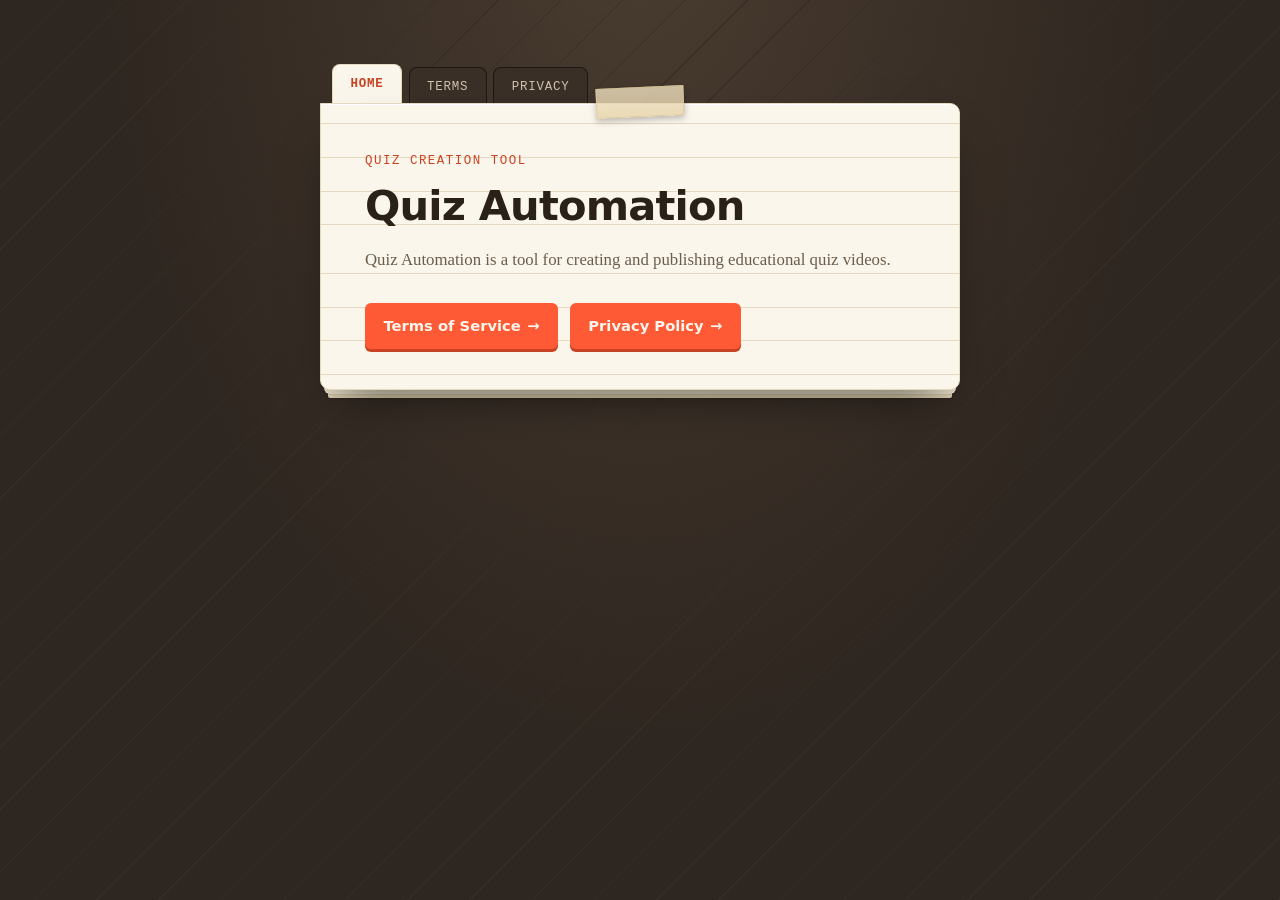
<file: index.html>
<!DOCTYPE html>
<html lang="en">
<head>
    <meta charset="UTF-8">
    <meta name="viewport" content="width=device-width, initial-scale=1">
    <title>Quiz Automation</title>
    <link rel="stylesheet" href="styles.css">
</head>
<body>
<div class="stack">
    <nav class="tabs" aria-label="Pages">
        <a class="tab is-active" href="index.html">Home</a>
        <a class="tab" href="terms.html">Terms</a>
        <a class="tab" href="privacy.html">Privacy</a>
    </nav>
    <main class="card">
        <span class="tape" aria-hidden="true"></span>
        <p class="eyebrow">Quiz Creation Tool</p>
        <h1>Quiz Automation</h1>
        <p class="lede">
            Quiz Automation is a tool for creating and publishing educational quiz videos.
        </p>
        <div class="links">
            <a class="link-btn" href="terms.html">Terms of Service <span aria-hidden="true">&rarr;</span></a>
            <a class="link-btn" href="privacy.html">Privacy Policy <span aria-hidden="true">&rarr;</span></a>
        </div>
    </main>
</div>
</body>
</html>
</file>
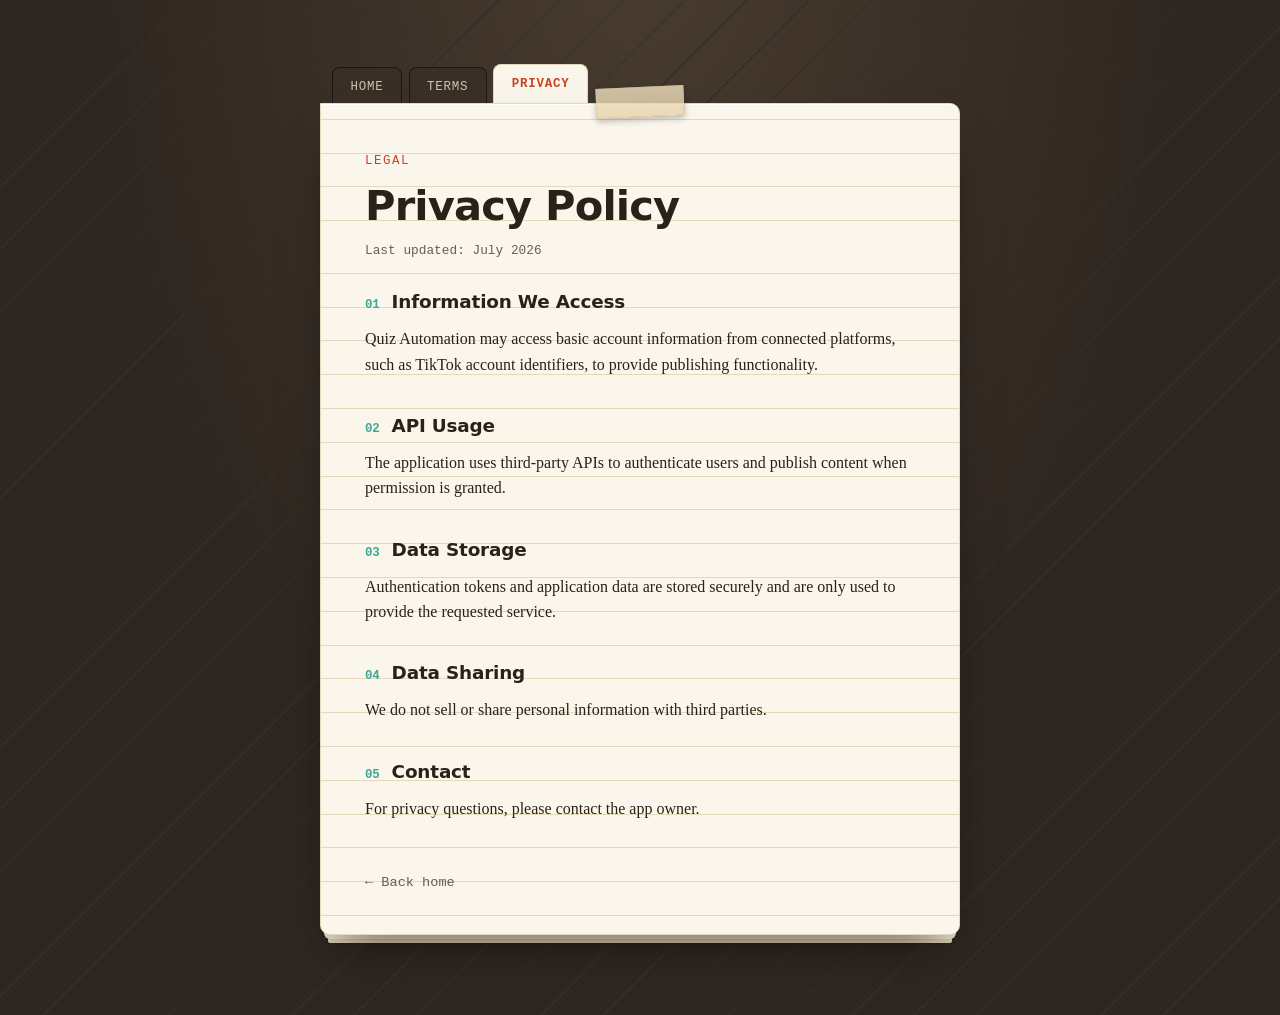
<file: privacy.html>
<!DOCTYPE html>
<html lang="en">
<head>
    <meta charset="UTF-8">
    <meta name="viewport" content="width=device-width, initial-scale=1">
    <title>Privacy Policy - Quiz Automation</title>
    <link rel="stylesheet" href="styles.css">
</head>
<body>
<div class="stack">
    <nav class="tabs" aria-label="Pages">
        <a class="tab" href="index.html">Home</a>
        <a class="tab" href="terms.html">Terms</a>
        <a class="tab is-active" href="privacy.html">Privacy</a>
    </nav>
    <main class="card">
        <span class="tape" aria-hidden="true"></span>
        <p class="eyebrow">Legal</p>
        <h1>Privacy Policy</h1>
        <p class="meta">Last updated: July 2026</p>

        <h2><span class="num">01</span>Information We Access</h2>
        <p>
            Quiz Automation may access basic account information from connected platforms,
            such as TikTok account identifiers, to provide publishing functionality.
        </p>

        <h2><span class="num">02</span>API Usage</h2>
        <p>
            The application uses third-party APIs to authenticate users and publish content
            when permission is granted.
        </p>

        <h2><span class="num">03</span>Data Storage</h2>
        <p>
            Authentication tokens and application data are stored securely and are only used
            to provide the requested service.
        </p>

        <h2><span class="num">04</span>Data Sharing</h2>
        <p>
            We do not sell or share personal information with third parties.
        </p>

        <h2><span class="num">05</span>Contact</h2>
        <p>
            For privacy questions, please contact the app owner.
        </p>

        <a class="back" href="index.html">&larr; Back home</a>
    </main>
</div>
</body>
</html>
</file>
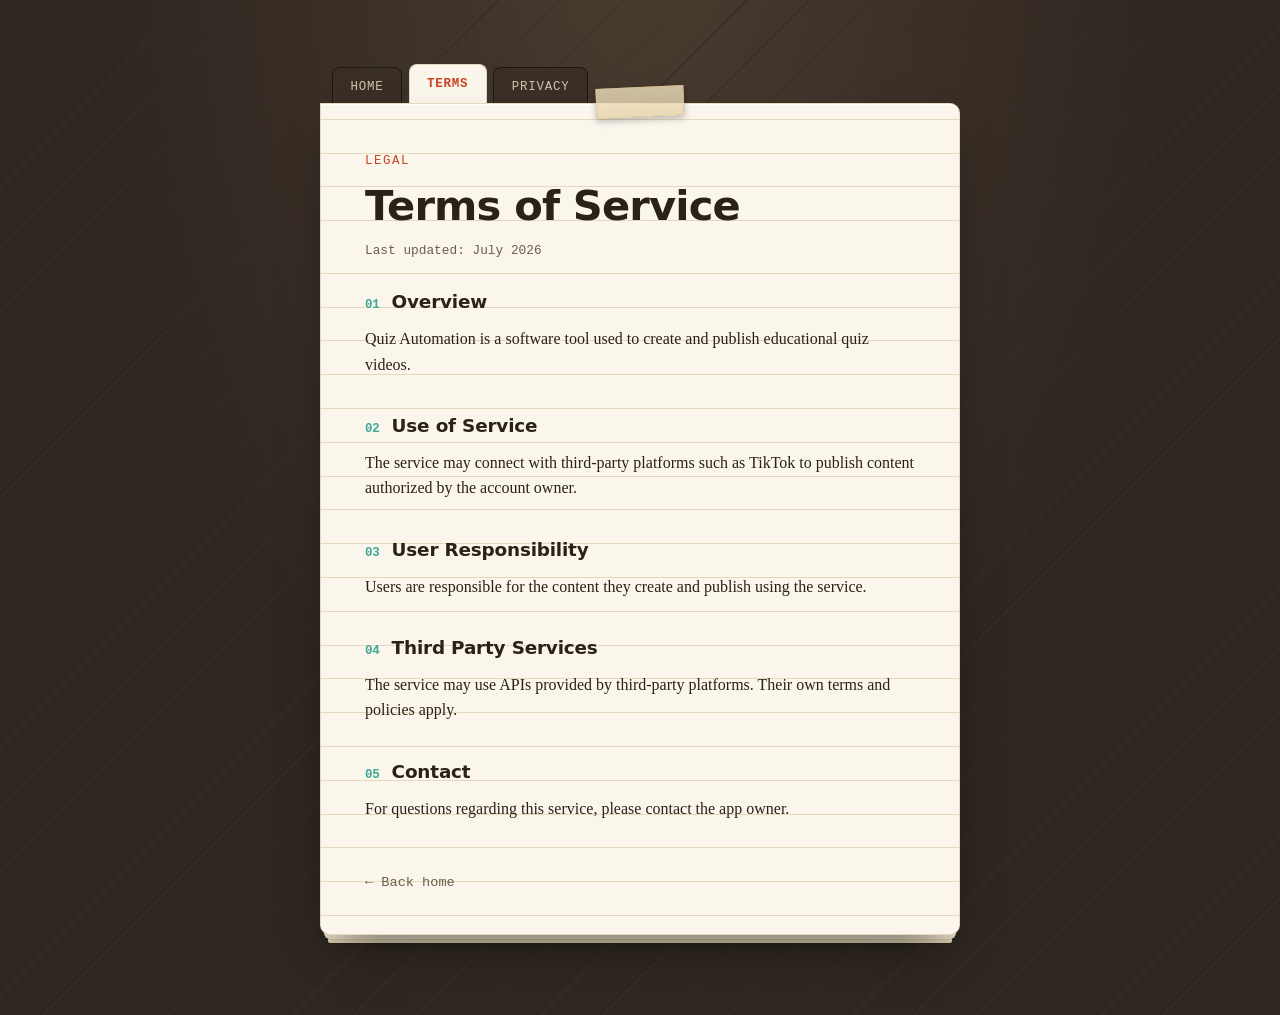
<file: terms.html>
<!DOCTYPE html>
<html lang="en">
<head>
    <meta charset="UTF-8">
    <meta name="viewport" content="width=device-width, initial-scale=1">
    <title>Terms of Service - Quiz Automation</title>
    <link rel="stylesheet" href="styles.css">
</head>
<body>
<div class="stack">
    <nav class="tabs" aria-label="Pages">
        <a class="tab" href="index.html">Home</a>
        <a class="tab is-active" href="terms.html">Terms</a>
        <a class="tab" href="privacy.html">Privacy</a>
    </nav>
    <main class="card">
        <span class="tape" aria-hidden="true"></span>
        <p class="eyebrow">Legal</p>
        <h1>Terms of Service</h1>
        <p class="meta">Last updated: July 2026</p>

        <h2><span class="num">01</span>Overview</h2>
        <p>
            Quiz Automation is a software tool used to create and publish educational quiz videos.
        </p>

        <h2><span class="num">02</span>Use of Service</h2>
        <p>
            The service may connect with third-party platforms such as TikTok to publish content
            authorized by the account owner.
        </p>

        <h2><span class="num">03</span>User Responsibility</h2>
        <p>
            Users are responsible for the content they create and publish using the service.
        </p>

        <h2><span class="num">04</span>Third Party Services</h2>
        <p>
            The service may use APIs provided by third-party platforms. Their own terms and
            policies apply.
        </p>

        <h2><span class="num">05</span>Contact</h2>
        <p>
            For questions regarding this service, please contact the app owner.
        </p>

        <a class="back" href="index.html">&larr; Back home</a>
    </main>
</div>
</body>
</html>
</file>
<file: styles.css>
/* Quiz Automation — "study desk" system
   Cards laid out like index cards on a desk: the site's own subject
   (flashcards, ruled paper, numbered study sections) is the design. */

:root {
    --desk: #2e2620;
    --desk-deep: #1c1712;
    --desk-grain: #362d25;
    --card: #fbf6ec;
    --card-line: #e4d8be;
    --ink: #2a2118;
    --ink-soft: #6b5d4b;
    --marker: #ff5a36;
    --marker-dim: #c94322;
    --correct: #3fa796;

    --font-display: "Avenir Next", "Segoe UI", system-ui, -apple-system, sans-serif;
    --font-body: Georgia, "Iowan Old Style", "Times New Roman", serif;
    --font-mono: "SF Mono", "Cascadia Code", Consolas, "Liberation Mono", monospace;
}

* {
    box-sizing: border-box;
}

html {
    -webkit-text-size-adjust: 100%;
}

body {
    margin: 0;
    min-height: 100vh;
    background-color: var(--desk);
    background-image:
        repeating-linear-gradient(135deg, var(--desk-grain) 0px, var(--desk-grain) 1px, transparent 1px, transparent 44px),
        radial-gradient(ellipse at 50% -10%, #4a3c30 0%, transparent 60%);
    color: var(--ink);
    font-family: var(--font-body);
    line-height: 1.6;
    padding: 4rem 1.25rem 5rem;
}

.stack {
    max-width: 640px;
    margin: 0 auto;
}

/* --- Tab navigation: folder tabs clipped to the card underneath --- */

.tabs {
    display: flex;
    gap: 0.4rem;
    padding: 0 0.75rem;
    margin: 0;
}

.tab {
    font-family: var(--font-mono);
    font-size: 0.78rem;
    letter-spacing: 0.06em;
    text-transform: uppercase;
    text-decoration: none;
    color: #cfc3ae;
    background: #3a2f26;
    padding: 0.65rem 1.1rem 0.5rem;
    border-radius: 8px 8px 0 0;
    border: 1px solid var(--desk-deep);
    border-bottom: none;
    transform: translateY(3px);
    transition: transform 0.15s ease, color 0.15s ease, background 0.15s ease;
}

.tab:hover {
    color: var(--card);
    transform: translateY(0);
}

.tab:focus-visible {
    outline: 2px solid var(--marker);
    outline-offset: 2px;
}

.tab.is-active {
    background: var(--card);
    color: var(--marker-dim);
    border-color: var(--card-line);
    transform: translateY(0);
    font-weight: 700;
}

/* --- Card: the index card itself --- */

.card {
    position: relative;
    background: var(--card);
    border: 1px solid var(--card-line);
    border-radius: 0 10px 10px 10px;
    padding: 3rem 2.75rem 2.5rem;
    box-shadow:
        0 1px 0 #fff inset,
        0 22px 45px -20px rgba(0, 0, 0, 0.65),
        0 8px 0 -4px #e9dfc8,
        0 8px 2px -4px rgba(0, 0, 0, 0.2),
        0 16px 0 -8px #ddd0b1,
        0 16px 3px -8px rgba(0, 0, 0, 0.18);
    background-image: repeating-linear-gradient(
        to bottom,
        transparent 0,
        transparent 2.05rem,
        var(--card-line) 2.05rem,
        var(--card-line) calc(2.05rem + 1px)
    );
    background-position: 0 8.5rem;
    animation: settle 0.5s ease-out;
}

@keyframes settle {
    from {
        opacity: 0;
        transform: translateY(10px) rotate(-0.4deg);
    }
    to {
        opacity: 1;
        transform: translateY(0) rotate(0);
    }
}

.tape {
    position: absolute;
    top: -1.1rem;
    left: 50%;
    width: 5.5rem;
    height: 1.9rem;
    background: linear-gradient(#efe0c0cc, #e6d3a9cc);
    border: 1px solid #d8c398aa;
    transform: translateX(-50%) rotate(-2.5deg);
    box-shadow: 0 3px 6px rgba(0, 0, 0, 0.25);
}

/* --- Type --- */

.eyebrow {
    font-family: var(--font-mono);
    font-size: 0.78rem;
    letter-spacing: 0.12em;
    text-transform: uppercase;
    color: var(--marker-dim);
    margin: 0 0 0.6rem;
}

h1 {
    font-family: var(--font-display);
    font-size: clamp(1.9rem, 5vw, 2.6rem);
    font-weight: 800;
    letter-spacing: -0.02em;
    line-height: 1.15;
    margin: 0 0 1.1rem;
    color: var(--ink);
}

h2 {
    display: flex;
    align-items: baseline;
    gap: 0.75rem;
    font-family: var(--font-display);
    font-size: 1.15rem;
    font-weight: 700;
    letter-spacing: -0.01em;
    margin: 2.1rem 0 0.6rem;
    color: var(--ink);
}

h2 .num {
    font-family: var(--font-mono);
    font-size: 0.78rem;
    font-weight: 700;
    color: var(--correct);
    flex: none;
}

.card > h2:first-of-type {
    margin-top: 1.6rem;
}

p {
    margin: 0 0 1rem;
    color: var(--ink);
}

p.lede {
    font-size: 1.05rem;
    color: var(--ink-soft);
}

.meta {
    font-family: var(--font-mono);
    font-size: 0.8rem;
    color: var(--ink-soft);
    margin: -0.4rem 0 1.6rem;
}

a {
    color: var(--marker-dim);
}

a:focus-visible {
    outline: 2px solid var(--marker);
    outline-offset: 2px;
}

.card :not(.links) > a {
    color: var(--marker-dim);
    text-decoration-color: var(--marker);
    text-decoration-thickness: 2px;
    text-underline-offset: 3px;
}

/* --- Buttons / link list on the homepage --- */

.links {
    display: flex;
    flex-wrap: wrap;
    gap: 0.75rem;
    margin-top: 1.8rem;
}

.link-btn {
    display: inline-flex;
    align-items: center;
    gap: 0.4rem;
    font-family: var(--font-display);
    font-weight: 700;
    font-size: 0.92rem;
    text-decoration: none;
    color: var(--card);
    background: var(--marker);
    padding: 0.7rem 1.15rem;
    border-radius: 6px;
    box-shadow: 0 3px 0 var(--marker-dim);
    transition: transform 0.12s ease, box-shadow 0.12s ease;
}

.link-btn:hover {
    transform: translateY(2px);
    box-shadow: 0 1px 0 var(--marker-dim);
}

.link-btn span {
    transition: transform 0.12s ease;
}

.link-btn:hover span {
    transform: translateX(2px);
}

.back {
    display: inline-block;
    margin-top: 2.2rem;
    font-family: var(--font-mono);
    font-size: 0.85rem;
    color: var(--ink-soft);
    text-decoration: none;
}

.back:hover {
    color: var(--marker-dim);
}

@media (max-width: 480px) {
    body {
        padding: 2.5rem 0.9rem 3.5rem;
    }

    .card {
        padding: 2.6rem 1.5rem 2rem;
    }

    .tab {
        padding: 0.55rem 0.7rem 0.45rem;
        font-size: 0.7rem;
    }
}

@media (prefers-reduced-motion: reduce) {
    .card {
        animation: none;
    }

    .tab, .link-btn, .link-btn span, .back {
        transition: none;
    }
}
</file>
